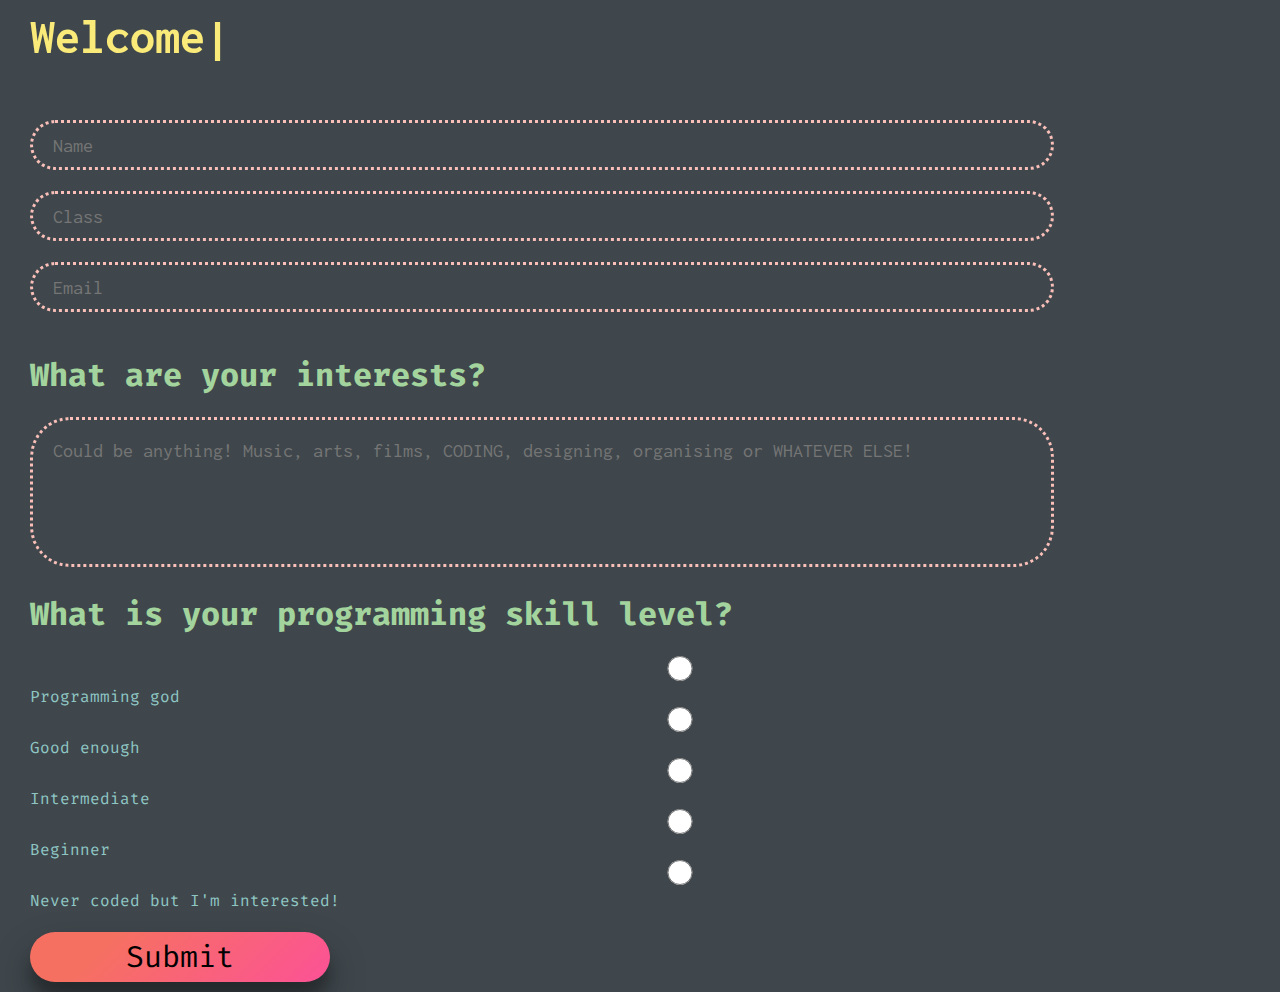
<file: ByteClub/index.html>
<!DOCTYPE html>
<html lang="en">
<head>
    <meta charset="UTF-8">
    <meta http-equiv="X-UA-Compatible" content="IE=edge">
    <meta name="viewport" content="width=device-width, initial-scale=1.0">
    <link rel="stylesheet" href="./style.css">
    <title>Register</title>
    <style>
        @import url('https://fonts.googleapis.com/css2?family=Fira+Code:wght@300&family=Inconsolata:wght@200;300&display=swap');
    </style>



</head>
<body>
    <div class="content">
        <div class="form">
            <h2><span class="text-ani"></span></h2>
            <br>
            <br>
            <form id="form" name = 'data' method="POST">
                
                <br>
                <input type="text" name="Name" id="name" placeholder="Name" class = 'box'>
                <br>
                <br>
                <input class = 'box' type="numeric" name = "Class" placeholder="Class">
                <br>
                <br>
                <input type="email" class = 'box' name="Email" id="email" placeholder="Email">
                <br>
                <br>
                <br>
                <h1>What are your interests?</h1>
                <br>
                <textarea name="Interests" id="Interests" class = "box" placeholder="Could be anything! Music, arts, films, CODING, designing, organising or WHATEVER ELSE!"></textarea>
                <br>
                
                <br>
                <h1>What is your programming skill level?</h1>
                <br>
                <input type="radio" name = "Skill" value = "God"  class = "radio" id = "radio">
                <Label>Programming god</Label>
                <br>

                <input type="radio" name = "Skill" class = "radio"  value = "Good enough" id = "radio">
                <Label>Good enough</Label>
                <br>

                <input type="radio" name = "Skill" class = "radio"  value = "intermediate" id = "radio">
                <Label>Intermediate</Label>
                <br>

                <input type="radio" class = "radio"  name = "Skill" value = "Beginner" id = "radio">
                <Label>Beginner</Label>
                <br>
                
                <input type="radio" class = "radio" name = "Skill" value = "Never coded"  id = "radio">
                <Label>Never coded but I'm interested!</Label>
                <br>
                
                <br>
                <button class="submit" type="submit">Submit</button>
            </form>
        </div>
    </div>
    <script>
        const scriptURL = 'https://script.google.com/macros/s/AKfycbxyIJ4pZyn7DV7UUW9X1vezRyCdytohiJ24Xbd1iCjpyi1FqmMt0YzzZqFvtZoDGRvC/exec'
        const form = document.forms['data']
      
        form.addEventListener('submit', e => {
          e.preventDefault()
          fetch(scriptURL, { method: 'POST', body: new FormData(form)})
            .catch(error => console.error('Error!', error.message))
        })
    </script>

    
    
    
    <script src="../typed(NOT BY ME).js"></script>
    <script>
        var typed = new Typed('.text-ani', {
            strings:[
                'Welcome',
                'to',
                'Byte Club',
                'Join us',
                'Byte club, the coolest club in town'
            ],
            typeSpeed:50,
            backSpeed:50,
            showCursor:true,
            autoInsertCss:true
        });
    </script>
    <script src="./byte.js"></script>
</body>
</html>
</file>
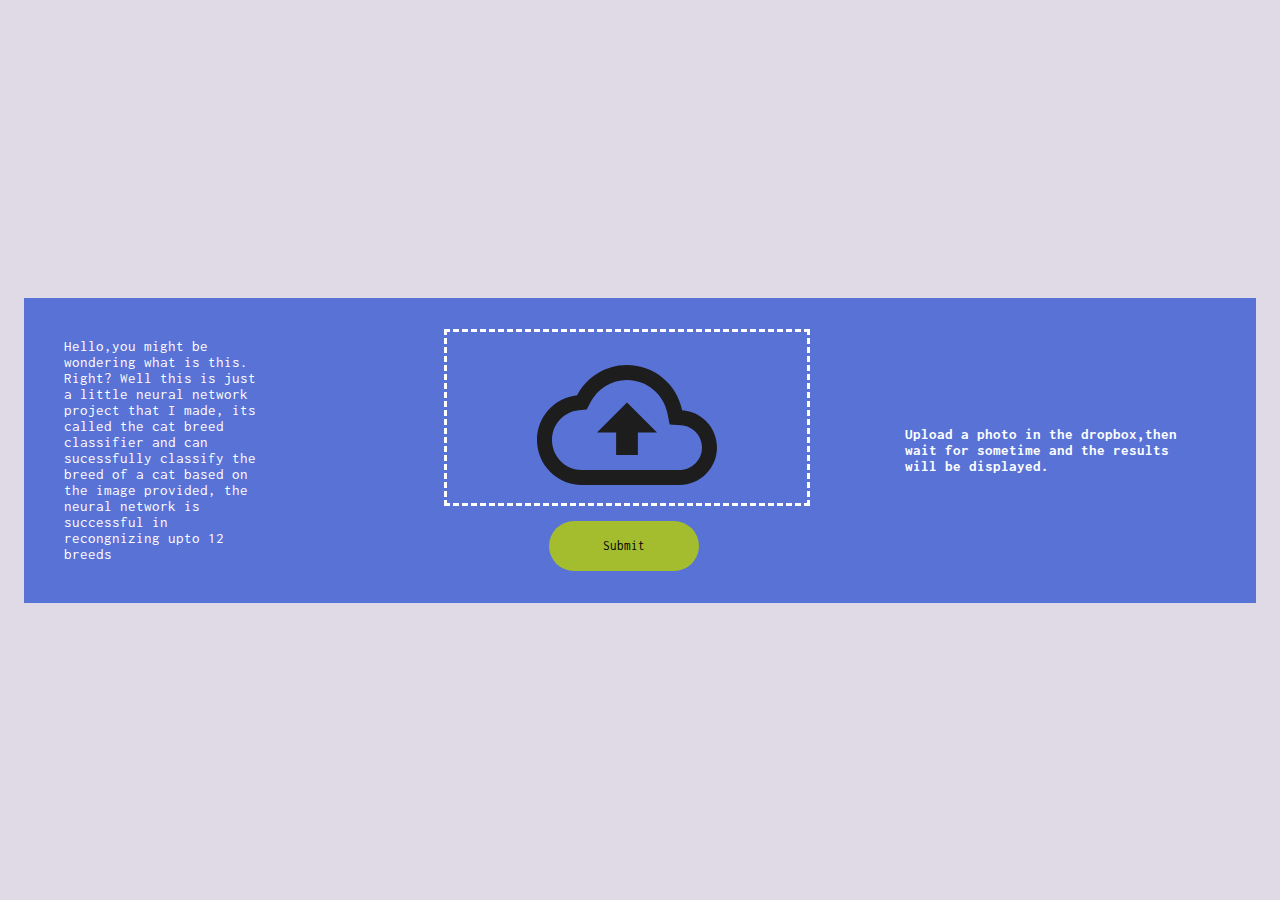
<file: CNN/index.html>
<!DOCTYPE html>
<html lang="en">
<head>
    <meta charset="UTF-8">
    <meta http-equiv="X-UA-Compatible" content="IE=edge">
    <meta name="viewport" content="width=device-width, initial-scale=1.0">
    <title>Cat_Breed_Classifier</title>
    <link rel="stylesheet" href="style.css">
    <style>
        @import url('https://fonts.googleapis.com/css2?family=Work+Sans:wght@100&display=swap');
        @import url('https://fonts.googleapis.com/css2?family=Work+Sans:wght@100;300&display=swap');
        @import url('https://fonts.googleapis.com/css2?family=Inconsolata:wght@500&display=swap');
        @import url('https://fonts.googleapis.com/css2?family=Inconsolata:wght@500;600&display=swap');
        @import url('https://fonts.googleapis.com/css2?family=Playfair+Display:wght@500&display=swap');
        @import url('https://fonts.googleapis.com/css2?family=Montserrat:wght@300;400&display=swap');
    </style>
</head>
<body>

<div class="header">wow i am div</div>
<div class="container">
    <div class="app">
        <div class="paragraph" id="elm"><p>Hello,you might be wondering what is this. Right? Well this is just a little neural network project that I made, its called the cat breed classifier and can sucessfully classify the breed of a cat based on the image provided, the neural network is successful in recongnizing upto 12 breeds</p></div>
       
        <div class="input" id="elm">
            <form action="/file-upload" class="dropzone" id = 'dropzone' >
                
                <div class="dz-message" data-dz-message><span><img src="./upload.svg" alt="click here to upload your image"></span></div>
                
            </form>
            <button id="submitBtn">Submit</button>
        </div>

        <div class="results" id="elm"><h4 class="pred">Upload a photo in the dropbox,then wait for sometime and the results will be displayed.</h4></div>
        
        
    </div>
</div>
<script src="https://ajax.googleapis.com/ajax/libs/jquery/3.4.1/jquery.min.js"></script>
<script src="https://stackpath.bootstrapcdn.com/bootstrap/4.5.0/js/bootstrap.min.js"></script>
<script src="./dropzone.js"></script>
<script src="app.js"></script>
</body>
</html>
</file>
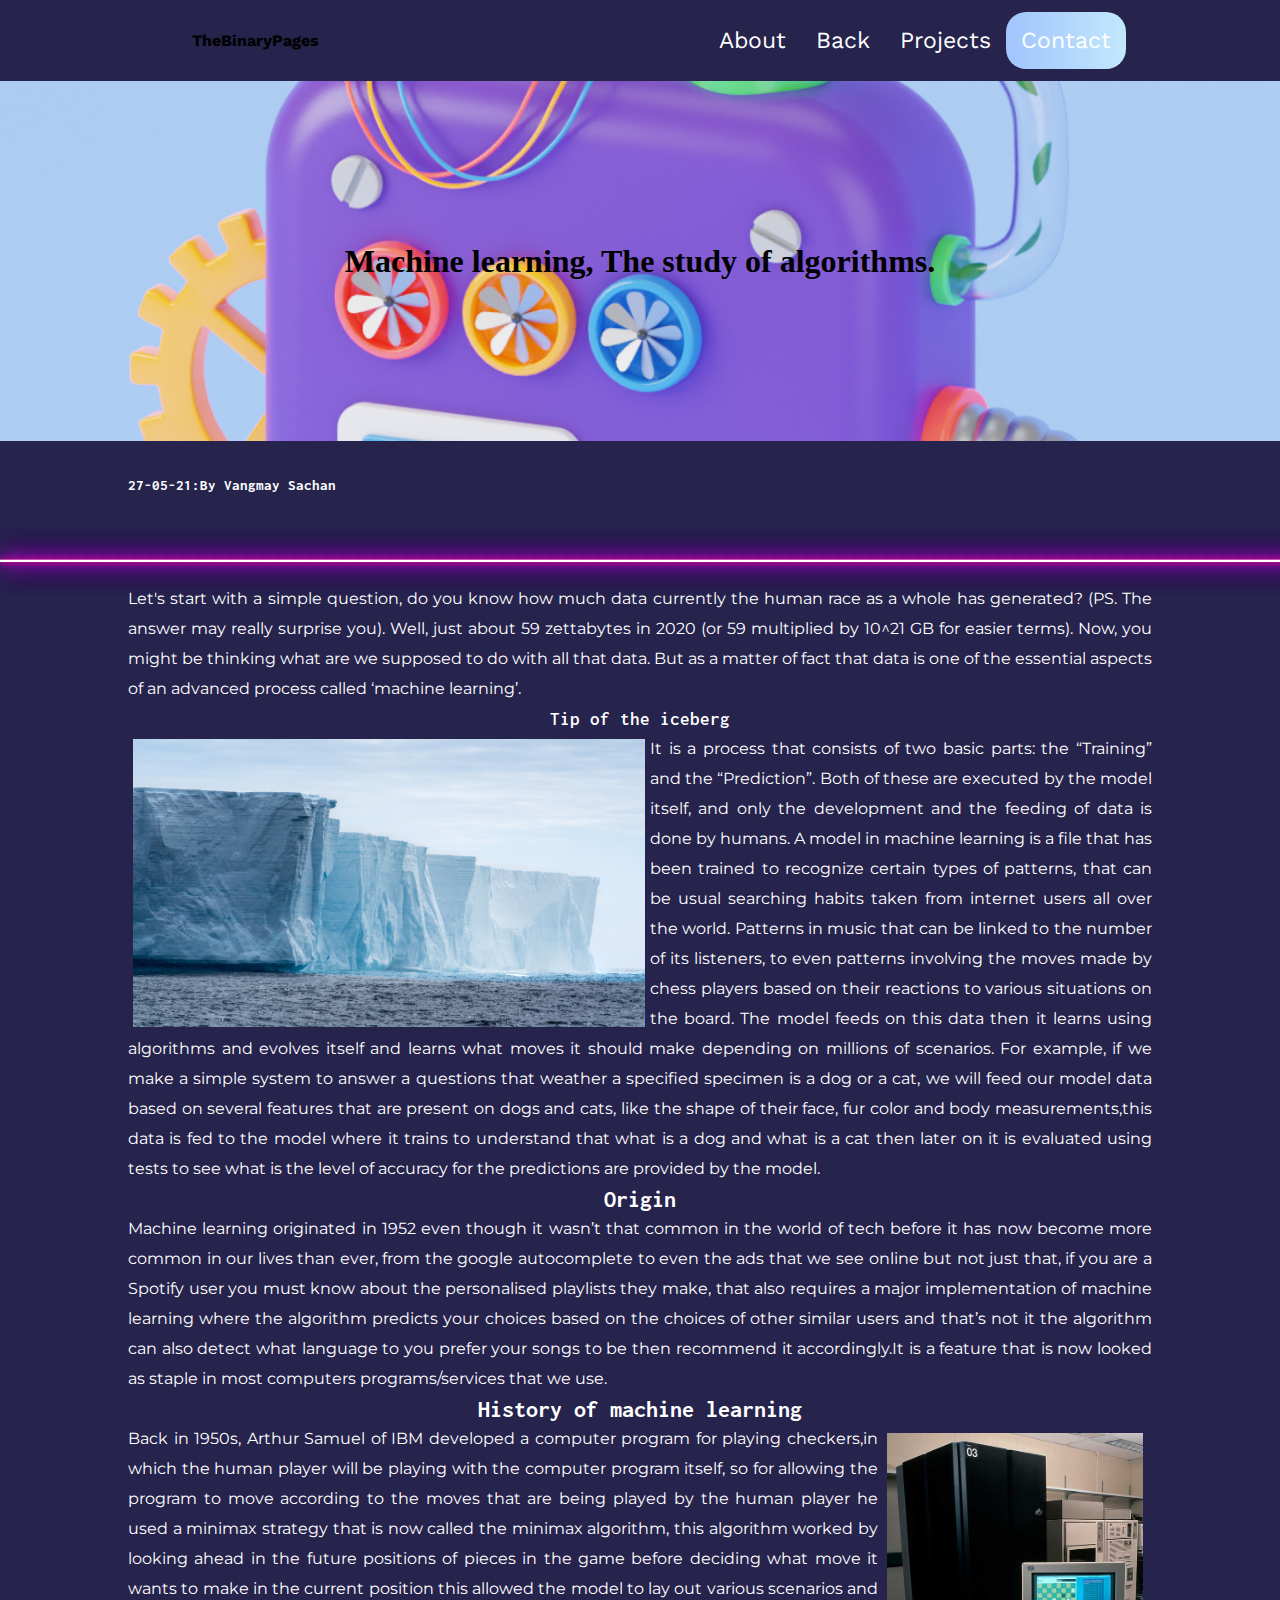
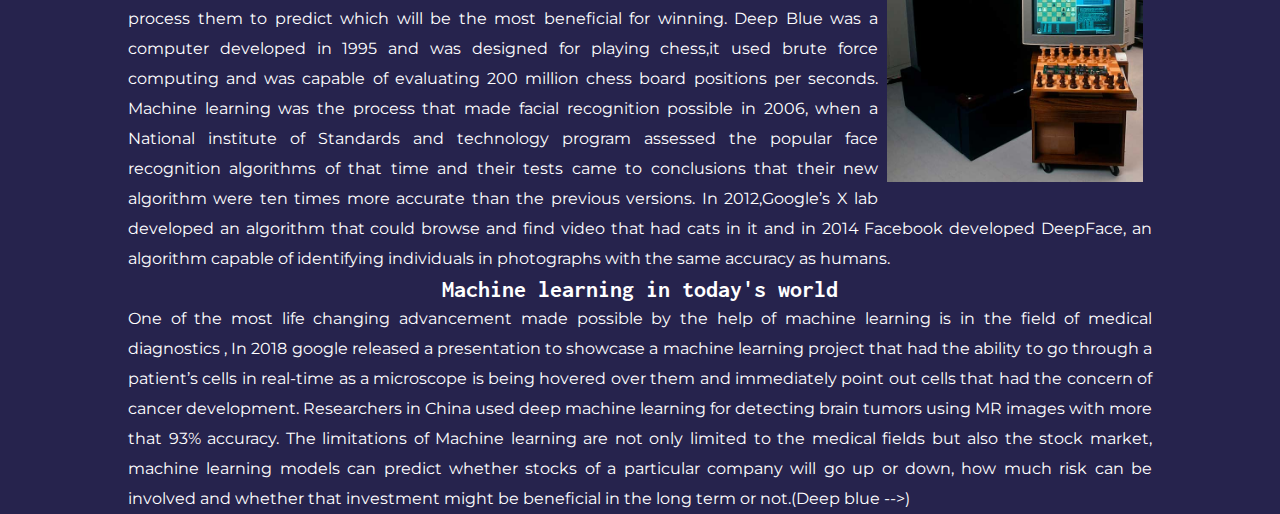
<file: Posts/Post 1/post1.html>
<!DOCTYPE html>
<html lang="en">
<head>
    <meta charset="UTF-8">
    <meta http-equiv="X-UA-Compatible" content="IE=edge">
    <meta name="viewport" content="width=device-width, initial-scale=1.0">
    <title>Machine Leaning</title>
    <link rel="icon" type="image/png" href="../favicon-196x196.png" sizes="196x196" />
    <link rel="stylesheet" href="post1.css">
    <style>
        @import url('https://fonts.googleapis.com/css2?family=Work+Sans:wght@100&display=swap');
        @import url('https://fonts.googleapis.com/css2?family=Work+Sans:wght@100;300&display=swap');
        @import url('https://fonts.googleapis.com/css2?family=Inconsolata:wght@500&display=swap');
        @import url('https://fonts.googleapis.com/css2?family=Inconsolata:wght@500;600&display=swap');
        @import url('https://fonts.googleapis.com/css2?family=Playfair+Display:wght@500&display=swap');
        @import url('https://fonts.googleapis.com/css2?family=Montserrat:wght@300;400&display=swap');
    </style>
</head>
<body>
    <nav class="navbar">
        <div class="logo">
            <h4>TheBinaryPages</h4>
        </div>
        <ul class="navlinks">
            <li>
                <a href="../../About/About.html">About</a>
            </li>
            <li>
                <a href="../posts.html">Back</a>
            </li>
            <li>
                <a href="../../Projects/projects.html">Projects</a>
            </li>
            <li>
                <a href="../../Contact/contact.html" class="contactbtn">Contact</a>
            </li>
        </ul>
        <div class="burger">
                <div class="line1"></div>
                <div class="line2"></div>
                <div class="line3"></div>
        </div>  
    </nav>
    <div class="img-container">
        <div class="slider">
            <h1 class="title">Machine learning, The study of algorithms.</h1>
        </div>
    </div>
    <br>
    <br>
    <h2 class="credit">27-05-21:By Vangmay Sachan</h2>
    <br>
    <br>
    <div class="neon-line">
        <h6>_______________________________________________________________________________________________________________________________</h6>
    </div>
    <br>
    <div class="blog">
        
        <p>Let's start with a simple question, do you know how much data currently the human race as a whole has generated? (PS. The answer may really surprise you). Well, just about 59 zettabytes in 2020 (or 59 multiplied by 10^21 GB for easier terms). Now, you might be thinking what are we supposed to do with all that data. But as a matter of fact that data is one of the essential aspects of an advanced process called ‘machine learning’.</p>
        <h3>Tip of the iceberg</h3>
        <img src="antarctic-icebergs.jpg" alt="">
        <p>It is a process that consists of two basic parts: the “Training” and the “Prediction”. Both of these are executed by the model itself, and only the development and the feeding of data is done by humans. 
            A model in machine learning is a file that has been trained to recognize certain types of patterns, that can be usual searching habits taken from internet users all over the world.
            Patterns in music that can be linked to the number of its listeners, to even patterns involving the moves made by chess players based on their reactions to various situations on the board. The model feeds on this data then it learns using algorithms and evolves itself and learns what moves it should make depending on millions of scenarios.
            For example, if we make a simple system to answer a questions that weather a specified specimen is a dog or a cat, we will feed our model data based on several features that are present on dogs and cats, like the shape of their face, fur color and body measurements,this data is fed to the model where it trains to understand that what is a dog and what is a cat then later on it is evaluated using tests to see what is the level of accuracy for the predictions are provided by the model. 
        </p>
        <h2>Origin</h2>
        <p>Machine learning originated in 1952 even though it wasn’t that common in the world of tech before it has now become more common in our lives than ever, from the google autocomplete to even the ads that we see online but not just that, if you are a Spotify user you must know about the personalised playlists they make, that also requires a major implementation of machine learning where the algorithm predicts your choices based on the choices of other similar users and that’s not it the algorithm can also detect what language to you prefer your songs to be then recommend it accordingly.It is a feature that is now looked as staple in most computers programs/services that we use. </p>
        <h2>History of machine learning</h2>
        <img class = 'deep-blue'src="deep blue.jpeg" alt="deep blue" srcset="">
        <p>Back in 1950s, Arthur Samuel of IBM developed a computer program for playing checkers,in which the human player will be playing with the computer program itself, so for allowing the program to move according to the moves that are being played by the human player he used a minimax strategy that is now called the minimax algorithm, this algorithm worked by looking ahead in the future positions of pieces in the game before deciding what move it wants to make in the current position this allowed the model to lay out various scenarios and process them to predict which will be the most beneficial for winning. 
            Deep Blue was a computer developed in 1995 and was designed for playing chess,it used brute force computing and was capable of evaluating 200 million chess board positions per seconds. 
            Machine learning was the process that made facial recognition possible in 2006, when a National institute of Standards and technology program assessed the popular face recognition algorithms of that time and their tests came to conclusions that their new algorithm were ten times more accurate than the previous versions. In 2012,Google’s X lab developed an algorithm that could browse and find video that had cats in it and in 2014 Facebook developed DeepFace, an algorithm capable of identifying individuals in photographs with the same accuracy as humans.
        </p>
        <h2>Machine learning in today's world</h2>
        <p>One of the most life changing advancement made possible by the help of machine learning is in the field of medical diagnostics , In 2018 google released a presentation to showcase a machine learning project that had the ability to go through a patient’s cells in real-time as a microscope is being hovered over them and immediately point out cells that had the concern of cancer development.
            Researchers in China used deep machine learning for detecting brain tumors using MR images with more that 93% accuracy.
            The limitations of Machine learning are not only limited to the medical fields but also the stock market, machine learning models can predict whether stocks of a particular company will go up or down, how much risk can be involved and whether that investment might be beneficial in the long term or not.(Deep blue -->) 
        </p>
    </div>
    <script src="post1.js"></script>
    <div class="comment">
        <div id="disqus_thread"></div>
    </div>
    <script>
        /**
        *  RECOMMENDED CONFIGURATION VARIABLES: EDIT AND UNCOMMENT THE SECTION BELOW TO INSERT DYNAMIC VALUES FROM YOUR PLATFORM OR CMS.
        *  LEARN WHY DEFINING THESE VARIABLES IS IMPORTANT: https://disqus.com/admin/universalcode/#configuration-variables    */
        
        var disqus_config = function () {
        this.page.url = 'https://vangmay.github.io/website-backup/';  // Replace PAGE_URL with your page's canonical URL variable
        this.page.identifier = 'The Binary Pages'; // Replace PAGE_IDENTIFIER with your page's unique identifier variable
        };
        
        (function() { // DON'T EDIT BELOW THIS LINE
        var d = document, s = d.createElement('script');
        s.src = 'https://portfolio-site-2.disqus.com/embed.js';
        s.setAttribute('data-timestamp', +new Date());
        (d.head || d.body).appendChild(s);
        })();
    </script>
    <noscript>Please enable JavaScript to view the <a href="https://disqus.com/?ref_noscript">comments powered by Disqus.</a></noscript>
</body>
</html>
</file>
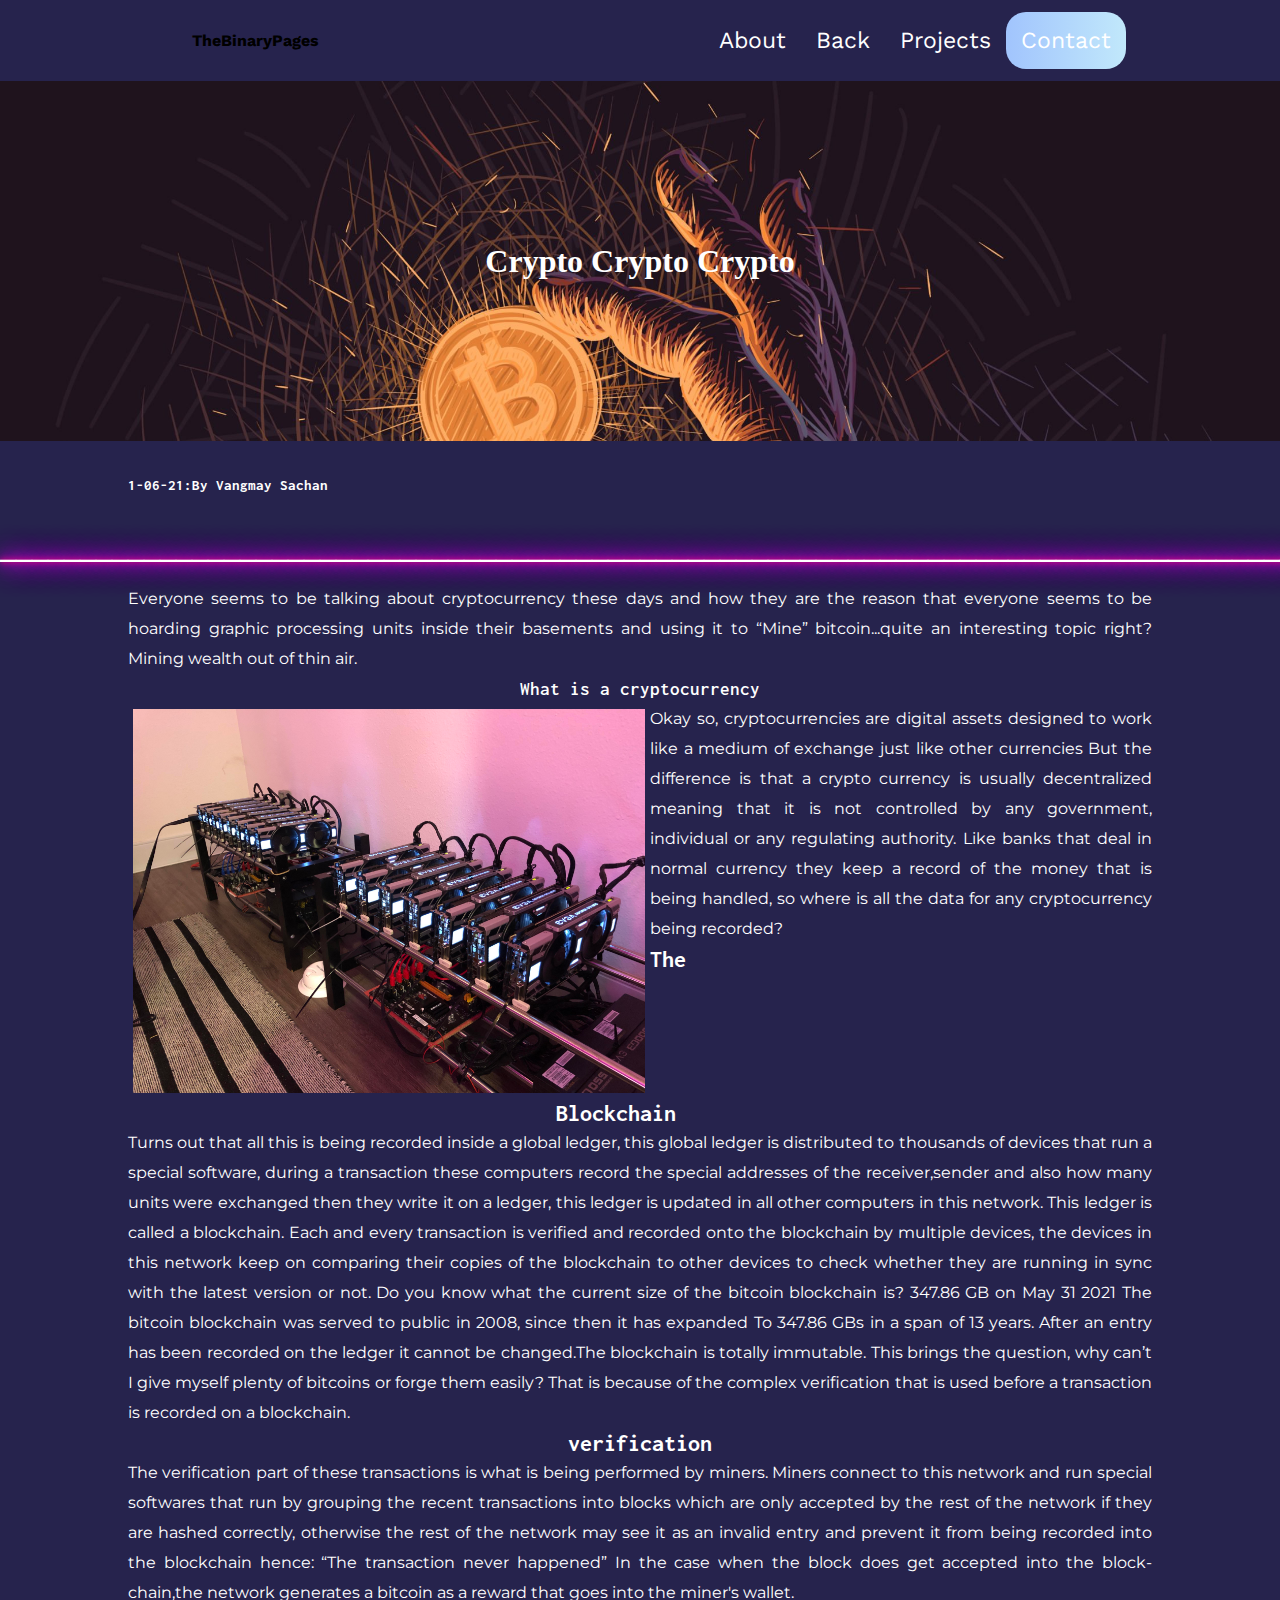
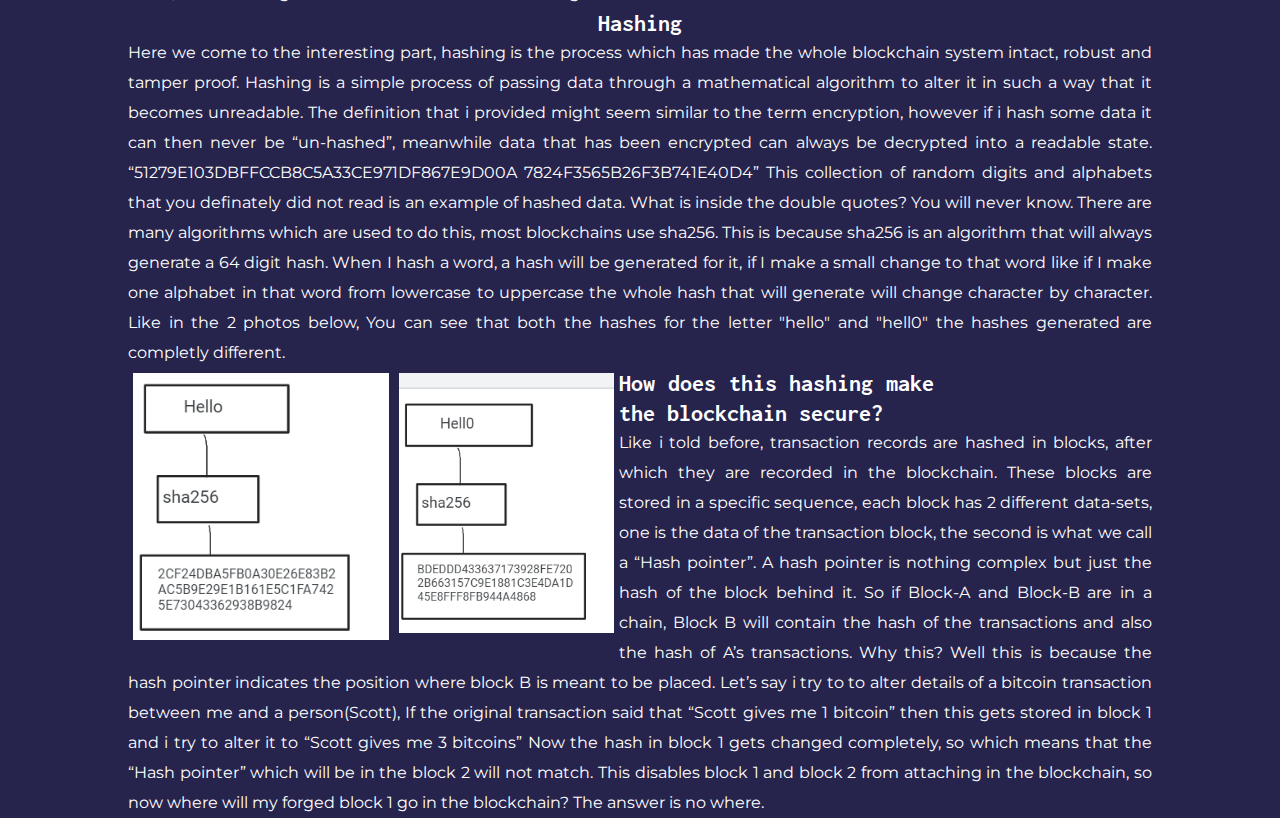
<file: Posts/Post 2/post2.html>
<!DOCTYPE html>
<html lang="en">
<head>
    <meta charset="UTF-8">
    <meta http-equiv="X-UA-Compatible" content="IE=edge">
    <meta name="viewport" content="width=device-width, initial-scale=1.0">
    <title>Machine Leaning</title>
    <link rel="icon" type="image/png" href="../favicon-196x196.png" sizes="196x196" />
    <link rel="stylesheet" href="post2.css">
    <style>
        @import url('https://fonts.googleapis.com/css2?family=Work+Sans:wght@100&display=swap');
        @import url('https://fonts.googleapis.com/css2?family=Work+Sans:wght@100;300&display=swap');
        @import url('https://fonts.googleapis.com/css2?family=Inconsolata:wght@500&display=swap');
        @import url('https://fonts.googleapis.com/css2?family=Inconsolata:wght@500;600&display=swap');
        @import url('https://fonts.googleapis.com/css2?family=Playfair+Display:wght@500&display=swap');
        @import url('https://fonts.googleapis.com/css2?family=Montserrat:wght@300;400&display=swap');
    </style>
</head>
<body>
    <nav class="navbar">
        <div class="logo">
            <h4>TheBinaryPages</h4>
        </div>
        <ul class="navlinks">
            <li>
                <a href="../../About/About.html">About</a>
            </li>
            <li>
                <a href="../posts.html">Back</a>
            </li>
            <li>
                <a href="../../Projects/projects.html">Projects</a>
            </li>
            <li>
                <a href="../../Contact/contact.html" class="contactbtn">Contact</a>
            </li>
        </ul>
        <div class="burger">
                <div class="line1"></div>
                <div class="line2"></div>
                <div class="line3"></div>
        </div>  
    </nav>
    <div class="img-container">
        <div class="slider">
            <h1 class="title">Crypto Crypto Crypto</h1>
        </div>
    </div>
    <br>
    <br>
    <h2 class="credit">1-06-21:By Vangmay Sachan</h2>
    <br>
    <br>
    <div class="neon-line">
        <h6>_______________________________________________________________________________________________________________________________</h6>
    </div>
    <br>
    <div class="blog">
        
        <p>Everyone seems to be talking about cryptocurrency these days and how they are the reason that everyone seems to be hoarding graphic processing units inside their basements and using it to “Mine” bitcoin...quite an interesting topic right? Mining wealth out of thin air.</p>
        <h3>What is a cryptocurrency</h3>
        <img src="Gpu mining rig.jpg" alt="">
        <p>Okay so, cryptocurrencies are digital assets designed to work like a medium of exchange just like other currencies But the difference is that a crypto currency is usually decentralized meaning that it is not controlled by any government, individual or any regulating authority. 
        Like banks that deal in normal currency they keep a record of the money that is being handled, so where is all the data for any cryptocurrency being recorded? 
        </p>
        <h2>The Blockchain</h2>
        <p>Turns out that all this is being recorded inside a global ledger, this global ledger is distributed to thousands of devices that run a special software, during a transaction these computers record the special addresses of the receiver,sender and also how many units were exchanged then they write it on a ledger,  this ledger is updated in all other computers in this network. This ledger is called a blockchain. Each and every transaction is verified and recorded onto the blockchain by multiple devices, the devices in this network keep on comparing their copies of the blockchain to other devices to check whether they are running in sync with the latest version or not.
            Do you know what the current size of the bitcoin blockchain is? 
            347.86 GB on May 31 2021
            The bitcoin blockchain was served to public in 2008, since then it has expanded
            To 347.86 GBs in a span of 13 years. 
            
            After an entry has been recorded on the ledger it cannot be changed.The blockchain is totally immutable. This brings the question, why can’t I give myself plenty of bitcoins or forge them easily? That is because of the complex verification that is used before a transaction is recorded on a blockchain. 
            </p>
        <h2>verification</h2>
        <p>The verification part of these transactions is what is being performed by miners. 
            Miners connect to this network and run special softwares that run by grouping the recent transactions into blocks which are only accepted by the rest of the network if they are hashed correctly, otherwise the rest of the network may see it as an invalid entry and prevent it from being recorded into the blockchain hence: “The transaction never happened”
            In the case when the block does get accepted into the block-chain,the network generates a bitcoin as a reward that goes into the miner's wallet.
        </p>
        <h2>Hashing</h2>
        <p>Here we come to the interesting part, hashing is the process which has made the whole blockchain system intact, robust and tamper proof. 
            Hashing is a simple process of passing data through a mathematical algorithm to alter it in such a way that it becomes unreadable. 
            The definition that i provided might seem similar to the term encryption, however if i hash some data it can then never be “un-hashed”, meanwhile data that has been encrypted can always be decrypted into a readable state. 
            
            “51279E103DBFFCCB8C5A33CE971DF867E9D00A
            7824F3565B26F3B741E40D4”
            
            This collection of random digits and alphabets that you definately did not read is an example of hashed data.
            What is inside the double quotes? You will never know.
            
            
            
            
            There are many algorithms which are used to do this, most blockchains use sha256. 
            This is because sha256 is an algorithm that will always generate a 64 digit hash. 
            When I hash a word, a hash will be generated for it, if I make a small change to that word like if I make one alphabet in that word from lowercase to uppercase the whole hash that will generate will change character by character. 
            Like in the 2 photos below, You can see that both the hashes for the letter "hello" and "hell0" the hashes generated are completly different.
        </p>
        <img class = 'hello'src="Hello.PNG" alt="deep blue" srcset="">
        <img class = 'hell0'src="hell0.PNG" alt="deep blue" srcset="">
        <h2>How does this hashing make the blockchain secure?</h2>
        <p>Like i told before, transaction records  are hashed in blocks, after which they are recorded in the blockchain. These blocks are stored in a specific sequence, each block has 2 different data-sets, one is the data of the transaction block, the second is what we call a “Hash pointer”. A hash pointer is nothing complex but just the hash of the block behind it. So if Block-A and Block-B are in a chain, Block B will contain the hash of the transactions and also the hash of A’s transactions. Why this? Well this is because the hash pointer indicates the position where block B is meant to be placed.

            Let’s say i try to to alter details of a bitcoin transaction between me and a person(Scott),
            If the original transaction said that 
            “Scott gives me 1 bitcoin” then this gets stored in block 1
             and i try to alter it to 
            “Scott gives me 3 bitcoins” 
            Now the hash in block 1 gets changed completely, so which means that the 
            “Hash pointer” which will be in the block 2 will not match. This disables block 1 and block 2 from attaching in the blockchain, so now where will my forged block 1 go in the blockchain?
            The answer is no where. 
        </p>
    </div>
    <script src="post2.js"></script>
    <div class="comment">
        <div id="disqus_thread"></div>
    </div>
    <script>
        /**
        *  RECOMMENDED CONFIGURATION VARIABLES: EDIT AND UNCOMMENT THE SECTION BELOW TO INSERT DYNAMIC VALUES FROM YOUR PLATFORM OR CMS.
        *  LEARN WHY DEFINING THESE VARIABLES IS IMPORTANT: https://disqus.com/admin/universalcode/#configuration-variables    */
        
       /* var disqus_config = function () {
        this.page.url = 'https://vangmay.github.io/website-backup/';  // Replace PAGE_URL with your page's canonical URL variable
        this.page.identifier = 'The Binary Pages'; // Replace PAGE_IDENTIFIER with your page's unique identifier variable
        };*/
        
        (function() { // DON'T EDIT BELOW THIS LINE
        var d = document, s = d.createElement('script');
        s.src = 'https://portfolio-site-3.disqus.com/embed.js';
        s.setAttribute('data-timestamp', +new Date());
        (d.head || d.body).appendChild(s);
        })();
    </script>
    <noscript>Please enable JavaScript to view the <a href="https://disqus.com/?ref_noscript">comments powered by Disqus.</a></noscript>
</body>
</html>
</file>
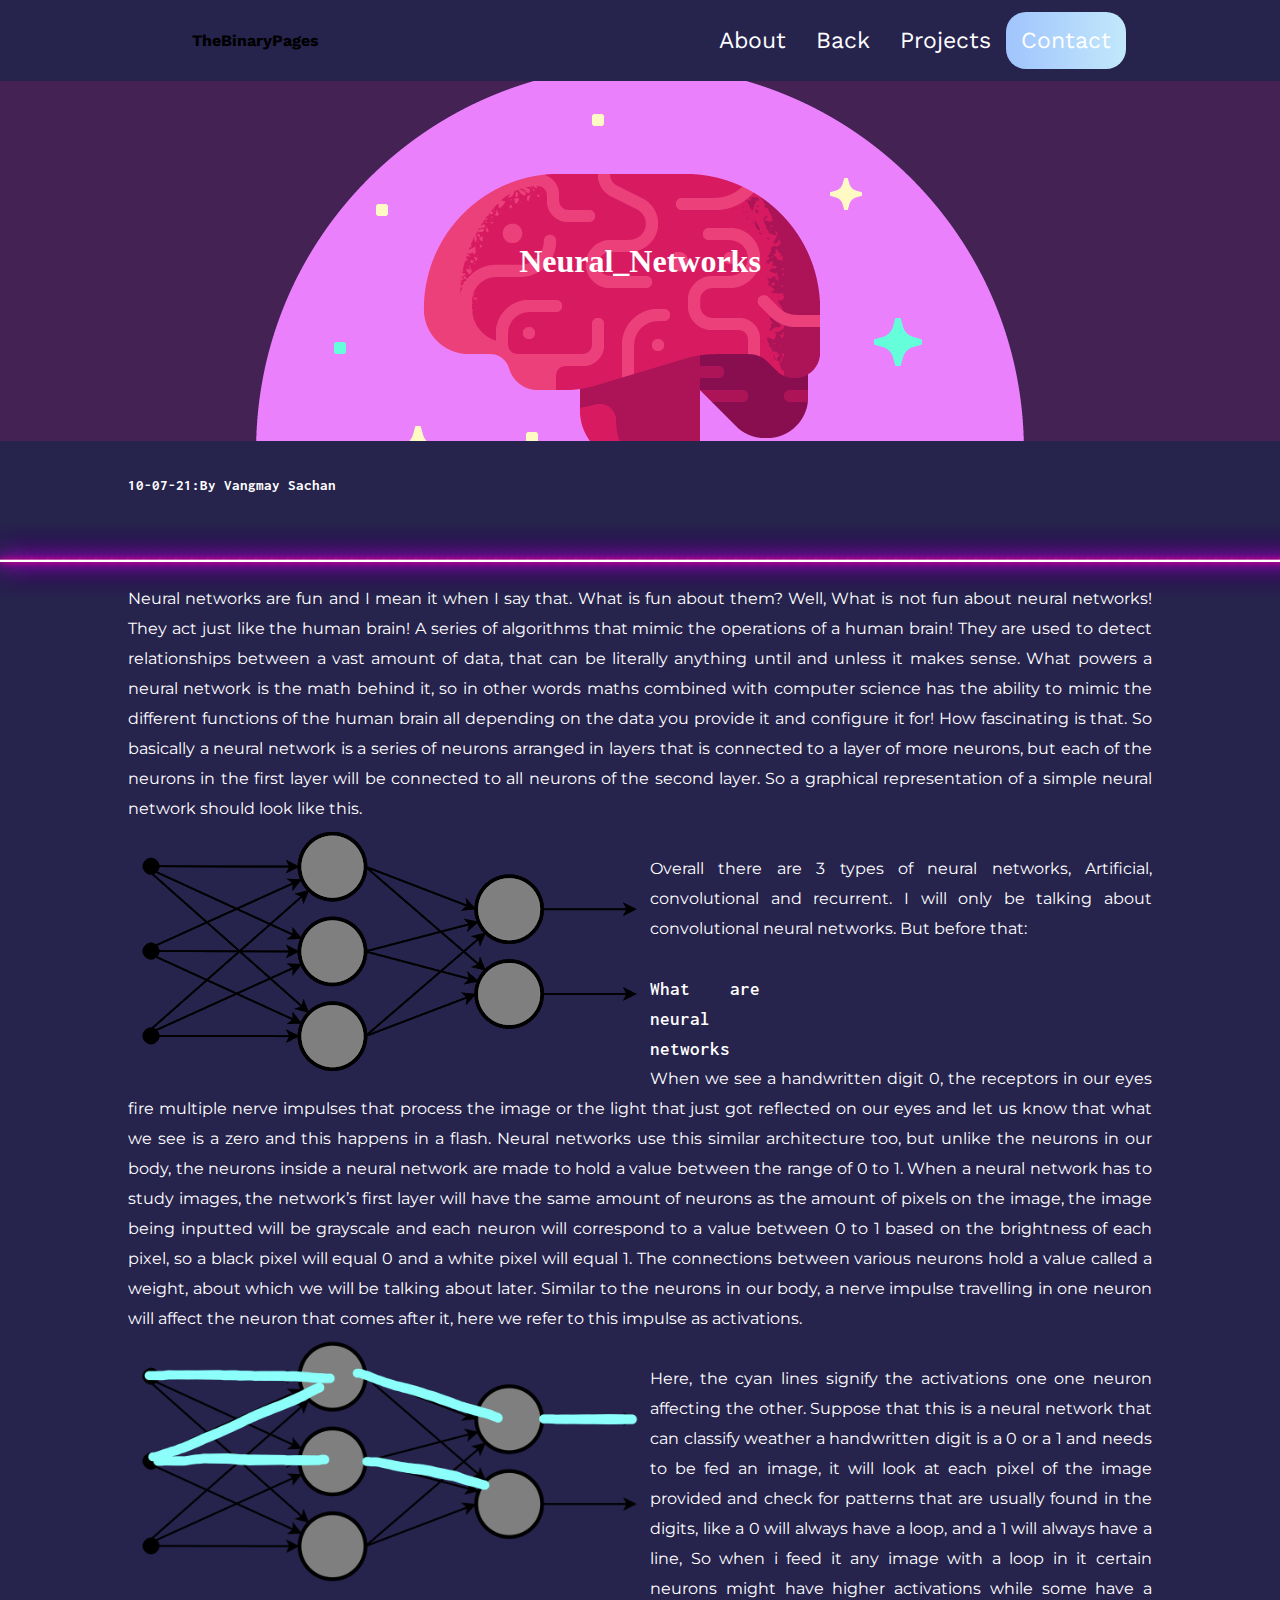
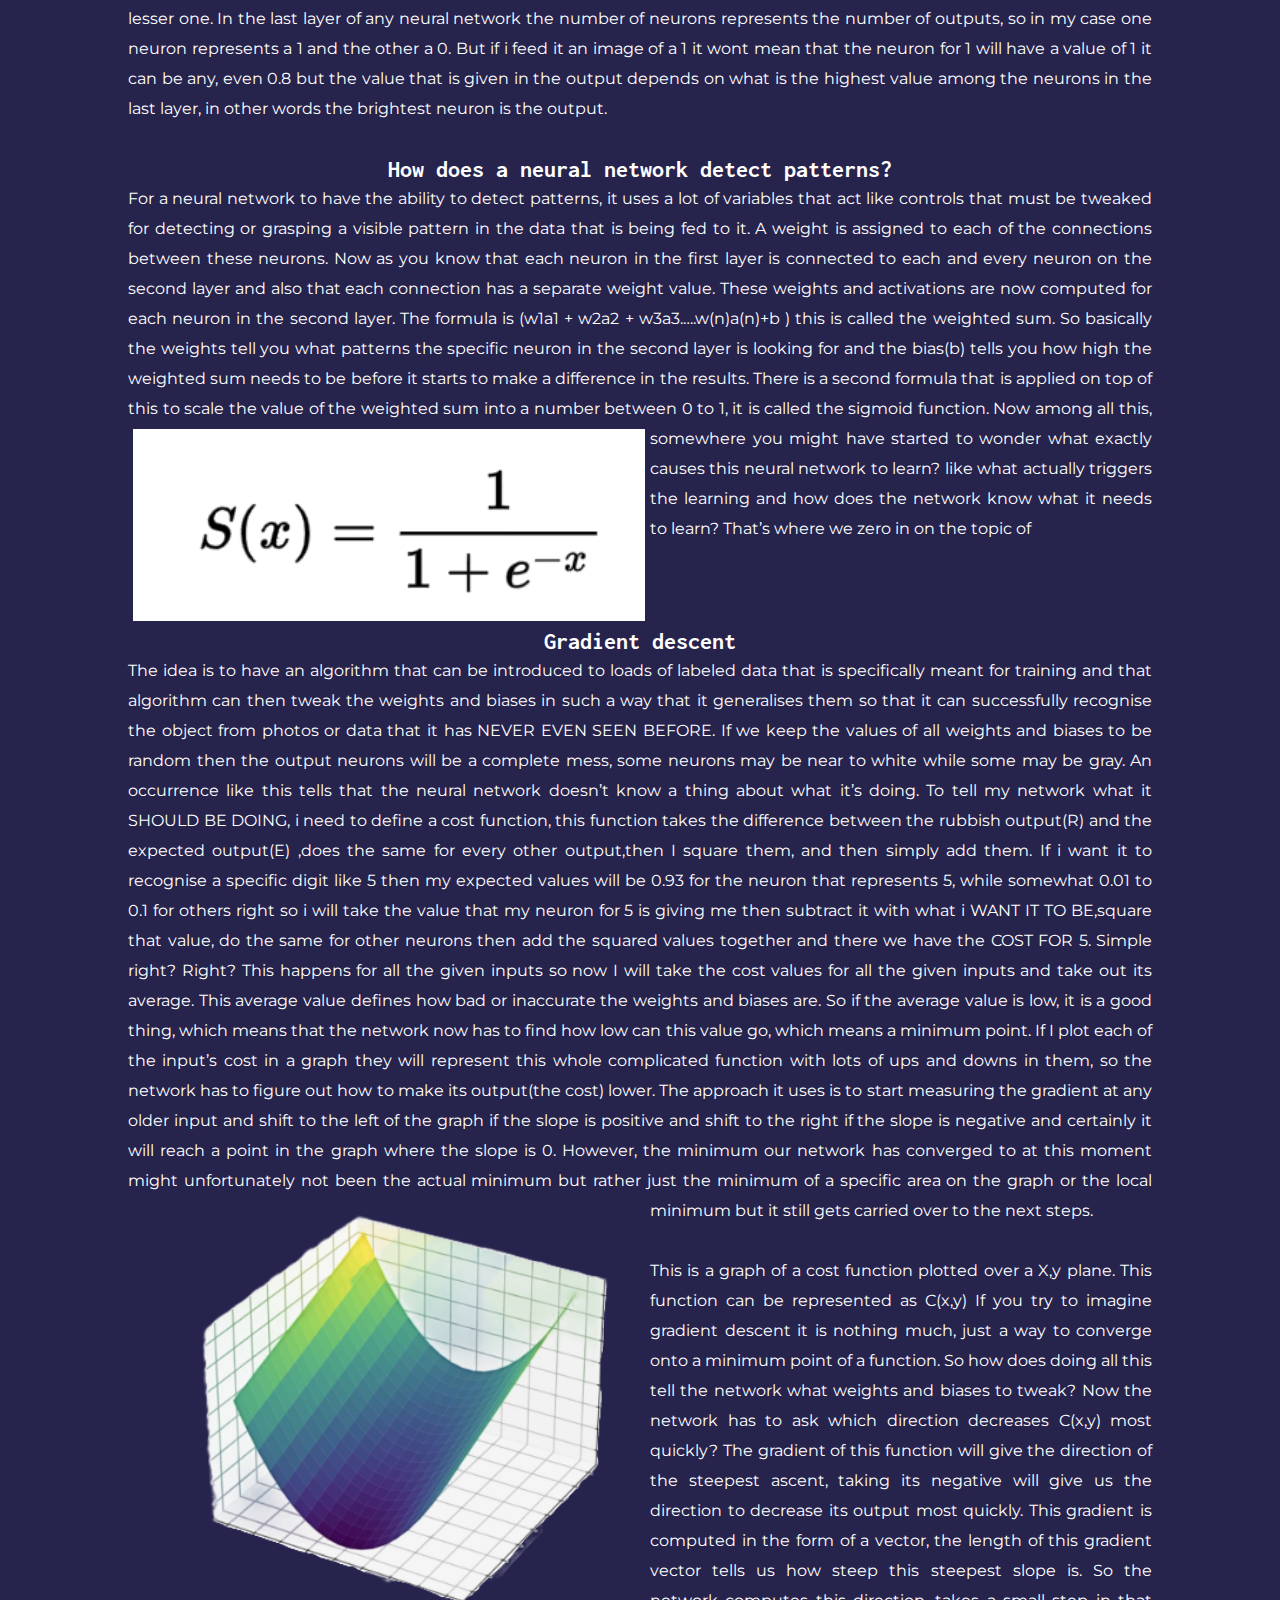
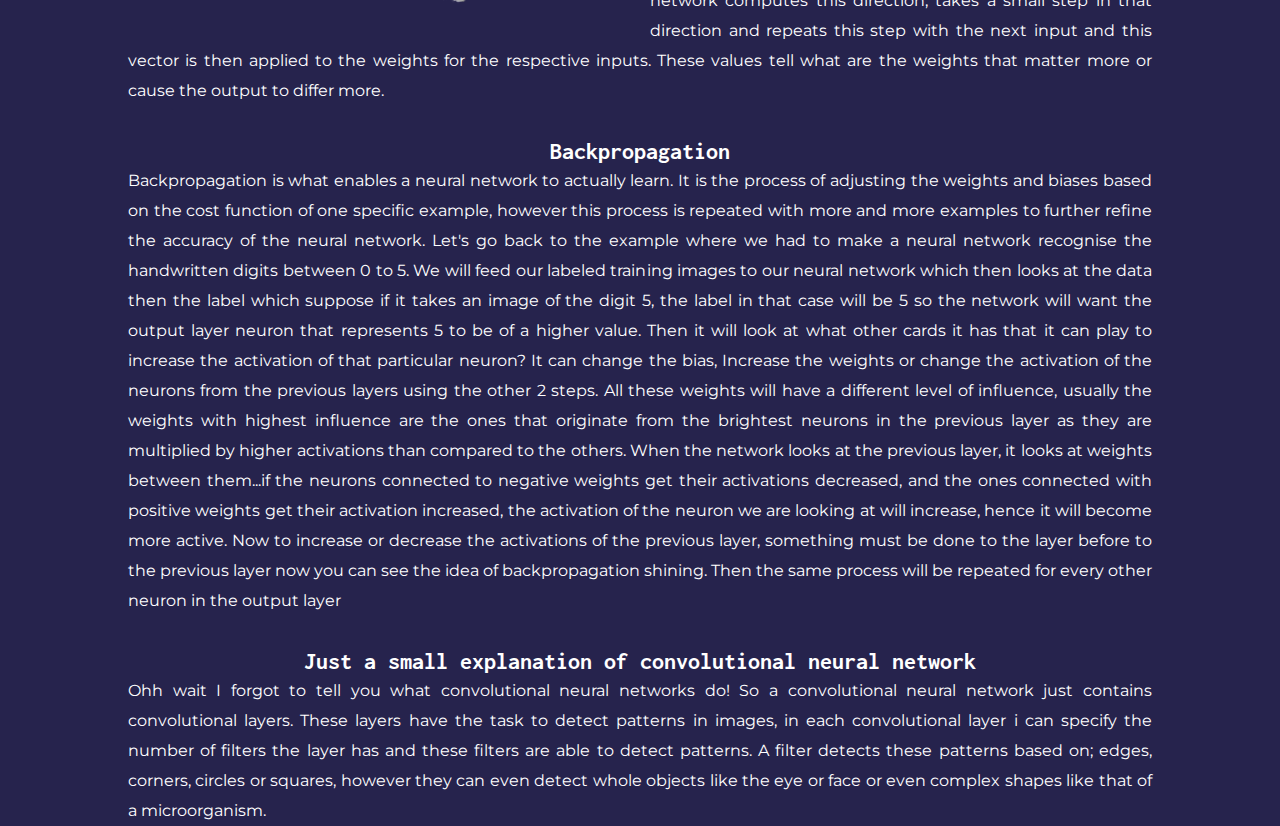
<file: Posts/Post 3/post3.html>
<!DOCTYPE html>
<html lang="en">
<head>
    <meta charset="UTF-8">
    <meta http-equiv="X-UA-Compatible" content="IE=edge">
    <meta name="viewport" content="width=device-width, initial-scale=1.0">
    <title>Neural_Networks</title>
    <link rel="icon" type="image/png" href="../favicon-196x196.png" sizes="196x196" />
    <link rel="stylesheet" href="post3.css">
    <style>
        @import url('https://fonts.googleapis.com/css2?family=Work+Sans:wght@100&display=swap');
        @import url('https://fonts.googleapis.com/css2?family=Work+Sans:wght@100;300&display=swap');
        @import url('https://fonts.googleapis.com/css2?family=Inconsolata:wght@500&display=swap');
        @import url('https://fonts.googleapis.com/css2?family=Inconsolata:wght@500;600&display=swap');
        @import url('https://fonts.googleapis.com/css2?family=Playfair+Display:wght@500&display=swap');
        @import url('https://fonts.googleapis.com/css2?family=Montserrat:wght@300;400&display=swap');
    </style>
</head>
<body>
    <nav class="navbar">
        <div class="logo">
            <h4>TheBinaryPages</h4>
        </div>
        <ul class="navlinks">
            <li>
                <a href="../../About/About.html">About</a>
            </li>
            <li>
                <a href="../posts.html">Back</a>
            </li>
            <li>
                <a href="../../Projects/projects.html">Projects</a>
            </li>
            <li>
                <a href="../../Contact/contact.html" class="contactbtn">Contact</a>
            </li>
        </ul>
        <div class="burger">
                <div class="line1"></div>
                <div class="line2"></div>
                <div class="line3"></div>
        </div>  
    </nav>
    <div class="img-container">
        <div class="slider">
            <h1 class="title">Neural_Networks</h1>
        </div>
    </div>
    <br>
    <br>
    <h2 class="credit">10-07-21:By Vangmay Sachan</h2>
    <br>
    <br>
    <div class="neon-line">
        <h6>_______________________________________________________________________________________________________________________________</h6>
    </div>
    <br>
    <div class="blog">
        
        <p>Neural networks are fun and I mean it when I say that. 
            What is fun about them? Well, What is not fun about neural networks! They act just like the human brain! 
            A series of algorithms that mimic the operations of a human brain! They are used to detect relationships between a vast amount of data, that can be literally anything until and unless it makes sense. 
            
            What powers a neural network is the math behind it, so in other words maths combined with computer science has the ability to mimic the different functions of the human brain all depending on the data you provide it and configure it for! How fascinating is that.
            
            So basically a neural network is a series of neurons arranged in layers that is connected to a layer of more neurons, but each of the neurons in the first layer will be connected to all neurons of the second layer. So a graphical representation of a simple neural network should look like this. 
        </p>
        <img class='NN'src="./Neural_network.png" alt="">
        <br>
        <p>Overall there are 3 types of neural networks, Artificial, convolutional and recurrent. 
            I will only be talking about convolutional neural networks.
            But before that:
        </p>
        <br>
        <h3>What are neural networks</h3>
        
        <p>When we see a handwritten digit 0, the receptors in our eyes fire multiple nerve impulses that process the image or the light that just got reflected on our eyes and let us know that what we see is a zero and this happens in a flash. Neural networks use this similar architecture too, but unlike the neurons in our body, the neurons inside a neural network are made to hold a value between the range of 0 to 1. 


            When a neural network has to study images, the network’s first layer will have the same amount of neurons as the amount of pixels on the image, the image being inputted will be grayscale
             and each neuron will correspond to a value between 0 to 1 based on the brightness of each pixel, so a black pixel will equal 0 and a white pixel will equal 1.
            
            The connections between various neurons hold a value called a weight, about which we will be talking about later. 
            
            Similar to the neurons in our body, a nerve impulse travelling in one neuron will affect the neuron that comes after it, here we refer to this impulse as activations. 
        </p>
        <img src="./cnn.png" alt="" srcset="">

        <br>
        <p>Here, the cyan lines signify the activations one one neuron affecting the other.
            Suppose that this is a neural network that can classify weather a handwritten digit is a 0 or a 1 and needs to be fed an image, it will look at each pixel of the image provided and check for patterns that are usually found in the digits, like a 0 will always have a loop, and a 1 will always have a line, So when i feed it any image with a loop in it certain neurons might have higher activations while some have a lesser one. In the last layer of any neural network the number of neurons represents the number of outputs, so in my case one neuron represents a 1 and the other a 0. But if i feed it an image of a 1 it wont mean that the neuron for 1 will have a value of 1 it can be any, even 0.8 but the value that is given in the output depends on what is the highest value among the neurons in the last layer, in other words the brightest neuron is the output. 
        </p>
        <br>
        <h2>How does a neural network detect patterns?</h2>
        <p>For a neural network to have the ability to detect patterns, it uses a lot of variables that act like controls that must be tweaked for detecting or grasping a visible pattern in the data that is being fed to it. A weight is assigned to each of  the connections between these neurons. 
            Now as you know that each neuron in the first layer is connected to each and every neuron on the second layer and also that each connection has a separate weight value. These weights and activations are now computed for each neuron in the second layer. The formula is 
            (w1a1 + w2a2 + w3a3.….w(n)a(n)+b ) this is called the weighted sum.
            So basically the weights tell you what patterns the specific neuron in the second layer is looking for and the bias(b) tells you how high the weighted sum needs to be before it starts to make a difference in the results.
            
             There is a second formula that is applied on top of this to scale the value of the weighted sum into a number between 0 to 1, it is called the sigmoid function.
            <img src="./sigmoid.PNG" alt="" srcset="">    
            Now among all this, somewhere you might have started to wonder what exactly causes this neural network to learn? like what actually triggers the learning and how does the network know what it needs to learn? 
            That’s where we zero in on the topic of 
        </p>
        <br>
        <h2>Gradient descent</h2>
        <p>The idea is to have an algorithm that can be introduced to loads of labeled data that is specifically meant for training and that algorithm can then tweak the weights and biases in such a way that it generalises them so that it can successfully recognise the object from photos or data that it has NEVER EVEN SEEN BEFORE. 
            If we keep the values of all weights and biases to be random then the output neurons will be a complete mess, some neurons may be near to white while some may be gray. An occurrence like this tells that the neural network doesn’t know a thing about what it’s doing. 
            To tell my network what it SHOULD BE DOING, i need to define a cost function, this function 
            takes the difference between the rubbish output(R) and the expected output(E) ,does the same for every other output,then I square them, and then simply add them. If i want it to recognise a specific digit like 5 then my expected values will be 0.93 for the neuron that represents 5, while somewhat 0.01 to 0.1 for others right so i will take the value that my neuron for 5 is giving me then subtract it with what i WANT IT TO BE,square that value, do the same for other neurons then add the squared values together and there we have the COST FOR 5. Simple right? Right?
            This happens for all the given inputs so now I will take the cost values for all the given inputs and take out its average. This average value defines how bad or inaccurate the weights and biases are. So if the average value is low, it is a good thing, which means that the network now has to find how low can this value go, which means a minimum point. If I plot each of the input’s cost in a graph they will represent this whole complicated function with lots of ups and downs in them, so the network has to figure out how to make its output(the cost) lower. The approach it uses is to start measuring the gradient at any older input and  shift to the left of the graph if the slope is positive and shift to the right if the slope is negative and certainly it will reach a point in the graph where the slope is 0. However, the minimum our network has converged to at this moment might unfortunately not been the actual minimum but rather just the minimum of a specific area on the graph or the local minimum but it still gets carried over to the next steps. 
            <img src="./gradientdescent.png">
        </p>
        <br>
        <p>This is a graph of a cost function plotted over a X,y plane. This function can be represented as C(x,y)
            If you try to imagine gradient descent it is nothing much, just a way to converge onto a minimum point of a function.
            So how does doing all this tell the network what weights and biases to tweak?
            Now the network has to ask which direction decreases C(x,y) most quickly?
            The gradient of this function will give the direction of the steepest ascent, taking its negative will give us the direction to decrease its output most quickly. 
            This gradient is computed in the form of a vector, the length of this gradient vector tells us how steep this steepest slope is. So the network computes this direction, takes a small step in that direction and repeats this step with the next input and this vector is then applied to the weights for the respective inputs. 
            These values tell what are the weights that matter more or cause the output to differ more.
        </p>
        <br>
        <h2>Backpropagation</h2>
        <p>Backpropagation is what enables a neural network to actually learn. It is the process of adjusting the weights and biases based on the cost function of one specific example, however this process is repeated with more and more examples to further refine the accuracy of the neural network. Let's go back to the example where we had to make a neural network recognise the handwritten digits between 0 to 5. We will feed our labeled training images to our neural network which then looks at the data then the label which suppose if it takes an image of the digit 5, the label in that case will be 5 so the network will want the output layer neuron that represents 5 to be of a higher value. Then it will look at what other cards it has that it can play to increase the activation of that particular neuron? It can change the bias, Increase the weights or change the activation of the neurons from the previous layers using the other 2 steps. All these weights will have a different level of influence, usually the weights with highest influence are the ones that originate from the brightest neurons in the previous layer as they are multiplied by higher activations than compared to the others. When the network looks at the previous layer, it looks at weights between them...if the neurons connected to negative weights get their activations decreased, and the ones connected with positive weights get their activation increased, the activation of the neuron we are looking at will increase, hence it will become more active. Now to increase or decrease the activations of the previous layer, something must be done to the layer before to the previous layer now you can see the idea of backpropagation shining. Then the same process will be repeated for every other neuron in the output layer</p>
        <br>
        <h2>Just a small explanation of convolutional neural network</h2>
        <p>Ohh wait I forgot to tell you what convolutional neural networks do!
            So a convolutional neural network just contains convolutional layers. These layers have the task to detect patterns in images, in each convolutional layer i can specify the number of filters the layer has and these filters are able to detect patterns. A filter detects these patterns based on; edges, corners, circles or squares, however they can even detect whole objects like the eye or face or even complex shapes like that of a microorganism. 
        </p>
    
    </div>
    <script src="post3.js"></script>
    <div class="comment">
        <div id="disqus_thread"></div>
    </div>
    <script>
        /**
        *  RECOMMENDED CONFIGURATION VARIABLES: EDIT AND UNCOMMENT THE SECTION BELOW TO INSERT DYNAMIC VALUES FROM YOUR PLATFORM OR CMS.
        *  LEARN WHY DEFINING THESE VARIABLES IS IMPORTANT: https://disqus.com/admin/universalcode/#configuration-variables    */
        
       /* var disqus_config = function () {
        this.page.url = 'https://vangmay.github.io/website-backup/';  // Replace PAGE_URL with your page's canonical URL variable
        this.page.identifier = 'The Binary Pages'; // Replace PAGE_IDENTIFIER with your page's unique identifier variable
        };*/
        
        (function() { // DON'T EDIT BELOW THIS LINE
        var d = document, s = d.createElement('script');
        s.src = 'https://portfolio-site-2.disqus.com/embed.js';
        s.setAttribute('data-timestamp', +new Date());
        (d.head || d.body).appendChild(s);
        })();
    </script>
    <noscript>Please enable JavaScript to view the <a href="https://disqus.com/?ref_noscript">comments powered by Disqus.</a></noscript>
</body>
</html>
</file>
<file: ByteClub/style.css>
@import url('https://fonts.googleapis.com/css2?family=Fira+Code&display=swap');
*{
    padding: 0px;
    margin: 0px;
    box-sizing: border-box;
}
body{
    background: #3f474c;
}

.content{
    height: 100vh;
    background-color: #3f474c;
    width: 100%;
    display: flex;
    flex-direction: row;
    flex-wrap: wrap;
    justify-content: center;
    align-items: center;
}

.form{
    width: 640px; /* Can be in percentage also. */
    height: auto;
    margin: 0 auto;
    padding: 10px;
    position: relative;
}
.form Label{
    color:#8fc6c4;
}

#form{
    font-family: 'Fira Code', monospace;
}
h2{
    color: #faea79;
    font-size: 50px;
    font-family: 'Inconsolata', monospace;
}
.form h1{
    color: #a3d49d;
}

input, textarea{
    color: #ececec;
}

.submit{
    color:black;
    background-color: #fc5296;
    background-image: linear-gradient(315deg, #fc5296 0%, #f67062 74%); 
    border: none;
    width: 300px;
    height: 50px;
    border-radius: 40px;
    cursor: pointer;
    font-family: 'Fira Code', monospace;
    font-size: 30px;
    box-shadow: rgba(0, 0, 0, 0.3) 0px 19px 38px, rgba(0, 0, 0, 0.22) 0px 15px 12px;
    transition: all 0.3s ease;
}

.submit:hover{
    box-shadow: none;
}

.box{
    font-family: 'Inconsolata', monospace;
    height:50px;
    width: 500px;
    background: transparent;
    border: #fabfb8;
    border-style: dotted;
    border-radius: 40px;
    padding: 20px;
    outline: none;
    font-size: 20px;
}

#Interests{
    height:150px;
    resize: none;
    overflow: hidden;
}

.radio {
    --size: 25px;
    min-width: var(--size);
    height: var(--size);
    border-radius: 50%;
    justify-content: center;
    align-items: center;
    cursor: pointer;
    
    margin: 0 10px;
    position: relative;
    padding-left: var(--size);
  }
  
  ..radio input {
    display: none;
  }
  
  
  ..radio.left {
    padding-left: 0;
    padding-right: var(--size);
  }
  
  
  ..radio .label {
    margin-left: 5px;
  }
  
  ..radio.left .label {
    margin: 0 5px;
  }
  
  ..radio[aria-label]::after {
    content: attr(aria-label);
    display: inline-block;
    margin-left: 5px;
  }
  
  
  ..radio .checkmark {
    --gap: 3px;
    --border: 2px;
    --check-color: #ff5722;
    width: var(--size);
    height: var(--size);
    border-radius: 50%;
    display: inline-block;
    transition: opacity 0.3s ease;
    
    border: var(--border) solid #444;
    padding: var(--gap);
    position: absolute;
    top: 0;
    left: 0;
  }
  
  ..radio.left .checkmark {
    left: auto;
    right: 0;
  }
  
  ..radio input:checked ~ .checkmark {
  
    background-origin: content-box;
    background-repeat: no-repeat;
    background-image: radial-gradient(
      circle at center, 
      var(--check-color) 
      calc((var(--size) - (var(--border) * 2) - (var(--gap) * 2)) / 2), 
      rgba(255, 255, 255, 0) 0);
  }
  
  @media screen and (max-width: 1285px) {



    .form{
        width: 100vw;
        padding-left: 30px;
        padding-right: 30px;
    }

    .box{
        width: 80vw;
    }

    input{
        width: 100vw;
    }
}
  @media screen and (max-width: 900px) {
    .form{
        width: 100vw;
    }

    input{
        width: 100vw;
    }
}
  
  @media screen and (max-width: 500px) {
    .form{
        width: 100vw;
    }

    input{
        width: 100vw;
    }
  }
  
  @media screen and (max-width: 450px) {
    .form{
        width: 100vw;
    }

    input{
        width: 100vw;
    }
  }
</file>
<file: CNN/style.css>
:root{
    --bg-color:#e0d9e6;
    --test-color:#662b81;
    --input-box:#5972d6;
}
body{
    background-color: var(--bg-color);
}
.header{
    background-color: var(--test-color);
    width: 50%;
    height: 30%;
    border-radius: 50px;
    margin-left: auto;
    margin-right: auto;
}
.app{
    height: 25%;
    width: 90%;
    display: grid;
    grid-template-columns:18% 25% 25%;
    grid-template-rows:50%  ;
    gap: 15%;
    padding: 40px;
    position: relative;
    background-color:var(--input-box);
    color: white;   
    align-items: center;
    align-content: center;
}
.container{
  width: 100%;
  height: 100%;
  background: var(--bg-color);
  display: flex;
  flex-direction: row;
  flex-wrap: wrap;
  justify-content: center;
  align-items: center;
  position: absolute;
  top: 0px;
  right: 0px;
}
.input{
    text-align: center;
}
#submitBtn{
    margin-left:25%;
    margin-top:15px ;
    font-family: 'Inconsolata';
    background-color: rgb(163, 189, 47);
    border: none;
    height: 50px;
    width: 150px;
    border-radius: 25px;
    transition: all 0.1s ease-in-out;
}
#submitBtn:hover{
    transform: scale(1.05);
}

#elm{
    font-size: 15px;
    font-family: Inconsolata,'sans serif';
}
.dropzone{
    border-style:dashed;
    height:19vh ;
    width: 125%;
    align-items: center;
    align-content: center;
    text-align: center;
    
}
.span{
    color: red;
    background-color: red;
}
img{
    padding-top: 5%;
    width: 20vh;
}
</file>
<file: Posts/Post 1/post1.css>
html{
    overflow-x: hidden;
}
body{
    background: #26234d;
}
*{
    padding: 0px;
    margin: 0px;
    box-sizing: border-box;
}
.credit{
    font-family: 'Inconsolata';
    font-size: 15px;
    margin-left:10%;
    color: white;
}
h6{
    font-size: 2rem;
    color: rgb(255, 255, 255);
    text-shadow: 0 0 5px rgb(255, 0, 128), 0 0 10px rgb(255, 0, 200), 0 0 15px #b700ff, 0 0 20px #c300ff, 0 0 25px #b700ff, 0 0 30px #c300ff, 0 0 35px #ff00f2;
}
.blog{
    align-items:center;
    justify-items: center;
    justify-content: center;
    align-content: center;
    margin-left: 10%;
    margin-right: 10%;
    text-align:justify;
    color: white;
    line-height: 30px;
}
.slider{
    color: rgb(0, 0, 0);
}
.blog h1{
    font-family: 'Playfair Display' ;
}
.blog h2{
    font-family: 'Inconsolata';
}
.blog h3{
    font-family: 'Inconsolata';
    font-weight: 600;
}
.blog p{
    font-family: 'Montserrat';
    font-weight:400;
}
img{
    width: 50%;
    float: left;
    margin: 5px;
}
.deep-blue{
    
    width: 25%;
    float: right;
    margin: 9px;
}
.img-container{
    background: rgb(0, 0, 0);
    background:url(CPU.png) ;
    background-size: 145%;
    background-position:center ;
    background-attachment: fixed;
    width: 100%;
    height: 40vh;
    display: flex;
    flex-direction: row;
    flex-wrap: wrap;
    justify-content: center;
    align-items: center;
}
#disqus-thread{

}
.comment{
    position: relative;
    z-index: 100;
    width: 80%;
    height:fit-content;
    margin-left:10% ;
    background: rgb(185, 146, 128);
}
::-webkit-scrollbar{
    width: 7px;
}
::-webkit-scrollbar-thumb{
    background: rgb(0,229,247);
    background: radial-gradient(circle, rgba(0,229,247,1) 0%, rgba(0,255,171,1) 26%, rgba(0,255,252,1) 43%, rgba(0,202,255,1) 59%, rgba(0,164,255,1) 71%, rgba(0,121,255,1) 89%);
}
/*Navbar styling*/
nav{
    display:flex;
    justify-content: space-around;
    align-items: center;
    min-height: 9vh;
    background-color: #ffffff00;
    font-family: 'Work Sans',sans-serif;
    opacity: 1;
}
.navlinks{
    display: flex;
    justify-content: space-around;
    width: 30%;
    transition: all 0.4s ease;
}
.navlinks li a:hover{
    color: rgb(144, 20, 216);
}
.navlinks li{
    list-style: none;
}
.navlinks li a{
    text-decoration: none;
    font-family: 'Work Sans', sans-serif;
    font-size: 23px;
    color: #ffffff;
    padding-left: 15px;
    padding-right:15px ;
    transition: all 0.3s ease;
}
.burger{
    cursor: pointer;
    padding-left: 10px;
    display: none;
}
.burger div{
    width: 25px;
    height: 5px;
    background-color: rgb(255, 255, 255);
    margin: 3px;
    border-radius: 500px;
    opacity: 1;
}
.contactbtn{
    background-image:linear-gradient(to right, #a1c4fd 0%, #c2e9fb 51%, #a1c4fd 100%);
    border-radius: 20px;
    background-size: 200%;
    padding:15px;
}
.contactbtn:hover{
    background-position: right;
}
/*Nav styling ends_______*/
@media screen and (max-width:768px) {
    
    nav{
        background: rgba(54, 53, 53, 0.589);
    }
    .navlinks{
        position: absolute;
        height: 92vh;
        width: 42vh;
        top: 9vh;
        right: 0%;
        background: rgba(54, 53, 53, 0.589);
        display: flex;
        z-index: 100;
        flex-direction: column;
        align-items: center;
        transform: translateX(0%);
        transition: all 0.4s ease;
        opacity: 0;
        visibility: hidden;
    }
    .burger{
        display: block;
    }
    .nav-active{
        transform: translateX(0%);
        opacity: 1;
        visibility: visible;
    }
    .contactbtn{
        background: rgba(165, 42, 42, 0);
    }
    .img-container{

        background-size:200%;
    }
}
@media screen and (max-width: 450px) {
    body{
        overflow-x: hidden;
    }
    .comment{
        height: 100vh;
        width: 100vh;
        margin: 0%;
    }
}
</file>
<file: Posts/Post 2/post2.css>
html{
    overflow-x: hidden;
}
body{
    background: #26234d;
}
*{
    padding: 0px;
    margin: 0px;
    box-sizing: border-box;
}
.credit{
    font-family: 'Inconsolata';
    font-size: 15px;
    margin-left:10%;
    color: white;
}
h6{
    font-size: 2rem;
    color: rgb(255, 255, 255);
    text-shadow: 0 0 5px rgb(255, 0, 128), 0 0 10px rgb(255, 0, 200), 0 0 15px #b700ff, 0 0 20px #c300ff, 0 0 25px #b700ff, 0 0 30px #c300ff, 0 0 35px #ff00f2;
}
.blog{
    align-items:center;
    justify-items: center;
    justify-content: center;
    align-content: center;
    margin-left: 10%;
    margin-right: 10%;
    text-align:justify;
    color: white;
    line-height: 30px;
}
.slider{
    color: rgb(255, 255, 255);
}
.blog h1{
    font-family: 'Playfair Display' ;
}
.blog h2{
    font-family: 'Inconsolata';
}
.blog h3{
    font-family: 'Inconsolata';
    font-weight: 600;
}
.blog p{
    font-family: 'Montserrat';
    font-weight:400;
}
img{
    width: 50%;
    float: left;
    margin: 5px;
}
.hello{
    width: 25%;
}
.hell0{
    width: 21%;
}
.deep-blue{
    width: 25%;
    float: right;
    margin: 9px;
}
.img-container{
    background: rgb(0, 0, 0);
    background:url(bitcoin.jpg) ;
    background-size: 135%;
    background-position: center;
    background-attachment: fixed;
    width: 100%;
    height: 40vh;
    display: flex;
    flex-direction: row;
    flex-wrap: wrap;
    justify-content: center;
    align-items: center;
}
#disqus-thread{

}
.comment{
    position: relative;
    z-index: 100;
    width: 80%;
    height:fit-content;
    margin-left:10% ;
    background: rgb(185, 146, 128);
}
::-webkit-scrollbar{
    width: 7px;
}
::-webkit-scrollbar-thumb{
    background: linear-gradient(177deg, rgba(70,0,247,1) 0%, rgba(163,74,218,1) 26%, rgba(199,66,200,1) 43%, rgba(204,115,132,1) 59%, rgba(224,127,127,1) 71%, rgba(247,52,197,1) 89%);
}
/*Navbar styling*/
nav{
    display:flex;
    justify-content: space-around;
    align-items: center;
    min-height: 9vh;
    background-color: #ffffff00;
    font-family: 'Work Sans',sans-serif;
    opacity: 1;
}
.navlinks{
    display: flex;
    justify-content: space-around;
    width: 30%;
    transition: all 0.4s ease;
}
.navlinks li a:hover{
    color: rgb(144, 20, 216);
}
.navlinks li{
    list-style: none;
}
.navlinks li a{
    text-decoration: none;
    font-family: 'Work Sans', sans-serif;
    font-size: 23px;
    color: #ffffff;
    padding-left: 15px;
    padding-right:15px ;
    transition: all 0.3s ease;
}
.burger{
    cursor: pointer;
    padding-left: 10px;
    display: none;
}
.burger div{
    width: 25px;
    height: 5px;
    background-color: rgb(255, 255, 255);
    margin: 3px;
    border-radius: 500px;
    opacity: 1;
}
.contactbtn{
    background-image:linear-gradient(to right, #a1c4fd 0%, #c2e9fb 51%, #a1c4fd 100%);
    border-radius: 20px;
    background-size: 200%;
    padding:15px;
}
.contactbtn:hover{
    background-position: right;
}
/*Nav styling ends_______*/
@media screen and (max-width:768px) {
    
    nav{
        background: rgba(54, 53, 53, 0.589);
    }
    .navlinks{
        position: absolute;
        height: 92vh;
        width: 42vh;
        top: 9vh;
        right: 0%;
        background: rgba(54, 53, 53, 0.589);
        display: flex;
        z-index: 100;
        flex-direction: column;
        align-items: center;
        transform: translateX(0%);
        transition: all 0.4s ease;
        opacity: 0;
        visibility: hidden;
    }
    .burger{
        display: block;
    }
    .nav-active{
        transform: translateX(0%);
        opacity: 1;
        visibility: visible;
    }
    .contactbtn{
        background: rgba(165, 42, 42, 0);
    }
    .img-container{

        background-size:200%;
    }
}
@media screen and (max-width: 450px) {
    body{
        overflow-x: hidden;
    }
    .comment{
        height: 100vh;
        width: 100vh;
        margin: 0%;
    }
}
</file>
<file: Posts/Post 3/post3.css>
html{
    overflow-x: hidden;
}
body{
    background: #26234d;
}
*{
    padding: 0px;
    margin: 0px;
    box-sizing: border-box;
}
.credit{
    font-family: 'Inconsolata';
    font-size: 15px;
    margin-left:10%;
    color: white;
}
h6{
    font-size: 2rem;
    color: rgb(255, 255, 255);
    text-shadow: 0 0 5px rgb(255, 0, 128), 0 0 10px rgb(255, 0, 200), 0 0 15px #b700ff, 0 0 20px #c300ff, 0 0 25px #b700ff, 0 0 30px #c300ff, 0 0 35px #ff00f2;
}
.blog{
    align-items:center;
    justify-items: center;
    justify-content: center;
    align-content: center;
    margin-left: 10%;
    margin-right: 10%;
    text-align:justify;
    color: white;
    line-height: 30px;
}
.slider{
    color: rgb(255, 255, 255);
}
.blog h1{
    font-family: 'Playfair Display' ;
}
.blog h2{
    font-family: 'Inconsolata';
}
.blog h3{
    font-family: 'Inconsolata';
    font-weight: 600;
}
.blog p{
    font-family: 'Montserrat';
    font-weight:400;
}
img{
    width: 50%;
    float: left;
    margin: 5px;
}
.hello{
    width: 25%;
}
.hell0{
    width: 21%;
}
.deep-blue{
    width: 25%;
    float: right;
    margin: 9px;
}
.img-container{
    background: rgb(0, 0, 0);
    background:url(neural.png) ;
    background-size: 125%;
    background-position: center;
    background-attachment: fixed;
    width: 100%;
    height: 40vh;
    display: flex;
    flex-direction: row;
    flex-wrap: wrap;
    justify-content: center;
    align-items: center;
}
#disqus-thread{

}
.comment{
    position: relative;
    z-index: 100;
    width: 80%;
    height:fit-content;
    margin-left:10% ;
    background: rgb(185, 146, 128);
}
::-webkit-scrollbar{
    width: 7px;
}
::-webkit-scrollbar-thumb{
    background: rgb(208,33,242);
    background: linear-gradient(0deg, rgba(208,33,242,1) 2%, rgba(253,97,45,1) 58%, rgba(195,34,56,1) 100%);
    border-radius: 40px;
}
/*Navbar styling*/
nav{
    display:flex;
    justify-content: space-around;
    align-items: center;
    min-height: 9vh;
    background-color: #ffffff00;
    font-family: 'Work Sans',sans-serif;
    opacity: 1;
}
.navlinks{
    display: flex;
    justify-content: space-around;
    width: 30%;
    transition: all 0.4s ease;
}
.navlinks li a:hover{
    color: rgb(144, 20, 216);
}
.navlinks li{
    list-style: none;
}
.navlinks li a{
    text-decoration: none;
    font-family: 'Work Sans', sans-serif;
    font-size: 23px;
    color: #ffffff;
    padding-left: 15px;
    padding-right:15px ;
    transition: all 0.3s ease;
}
.burger{
    cursor: pointer;
    padding-left: 10px;
    display: none;
}
.burger div{
    width: 25px;
    height: 5px;
    background-color: rgb(255, 255, 255);
    margin: 3px;
    border-radius: 500px;
    opacity: 1;
}
.contactbtn{
    background-image:linear-gradient(to right, #a1c4fd 0%, #c2e9fb 51%, #a1c4fd 100%);
    border-radius: 20px;
    background-size: 200%;
    padding:15px;
}
.contactbtn:hover{
    background-position: right;
}
/*Nav styling ends_______*/
@media screen and (max-width:768px) {
    
    nav{
        background: rgba(54, 53, 53, 0.589);
    }
    .navlinks{
        position: absolute;
        height: 92vh;
        width: 42vh;
        top: 9vh;
        right: 0%;
        background: rgba(54, 53, 53, 0.589);
        display: flex;
        z-index: 100;
        flex-direction: column;
        align-items: center;
        transform: translateX(0%);
        transition: all 0.4s ease;
        opacity: 0;
        visibility: hidden;
    }
    .burger{
        display: block;
    }
    .nav-active{
        transform: translateX(0%);
        opacity: 1;
        visibility: visible;
    }
    .contactbtn{
        background: rgba(165, 42, 42, 0);
    }
    .img-container{

        background-size:200%;
    }
}
@media screen and (max-width: 450px) {
    body{
        overflow-x: hidden;
    }
    .comment{
        height: 100vh;
        width: 100vh;
        margin: 0%;
    }
}
</file>
